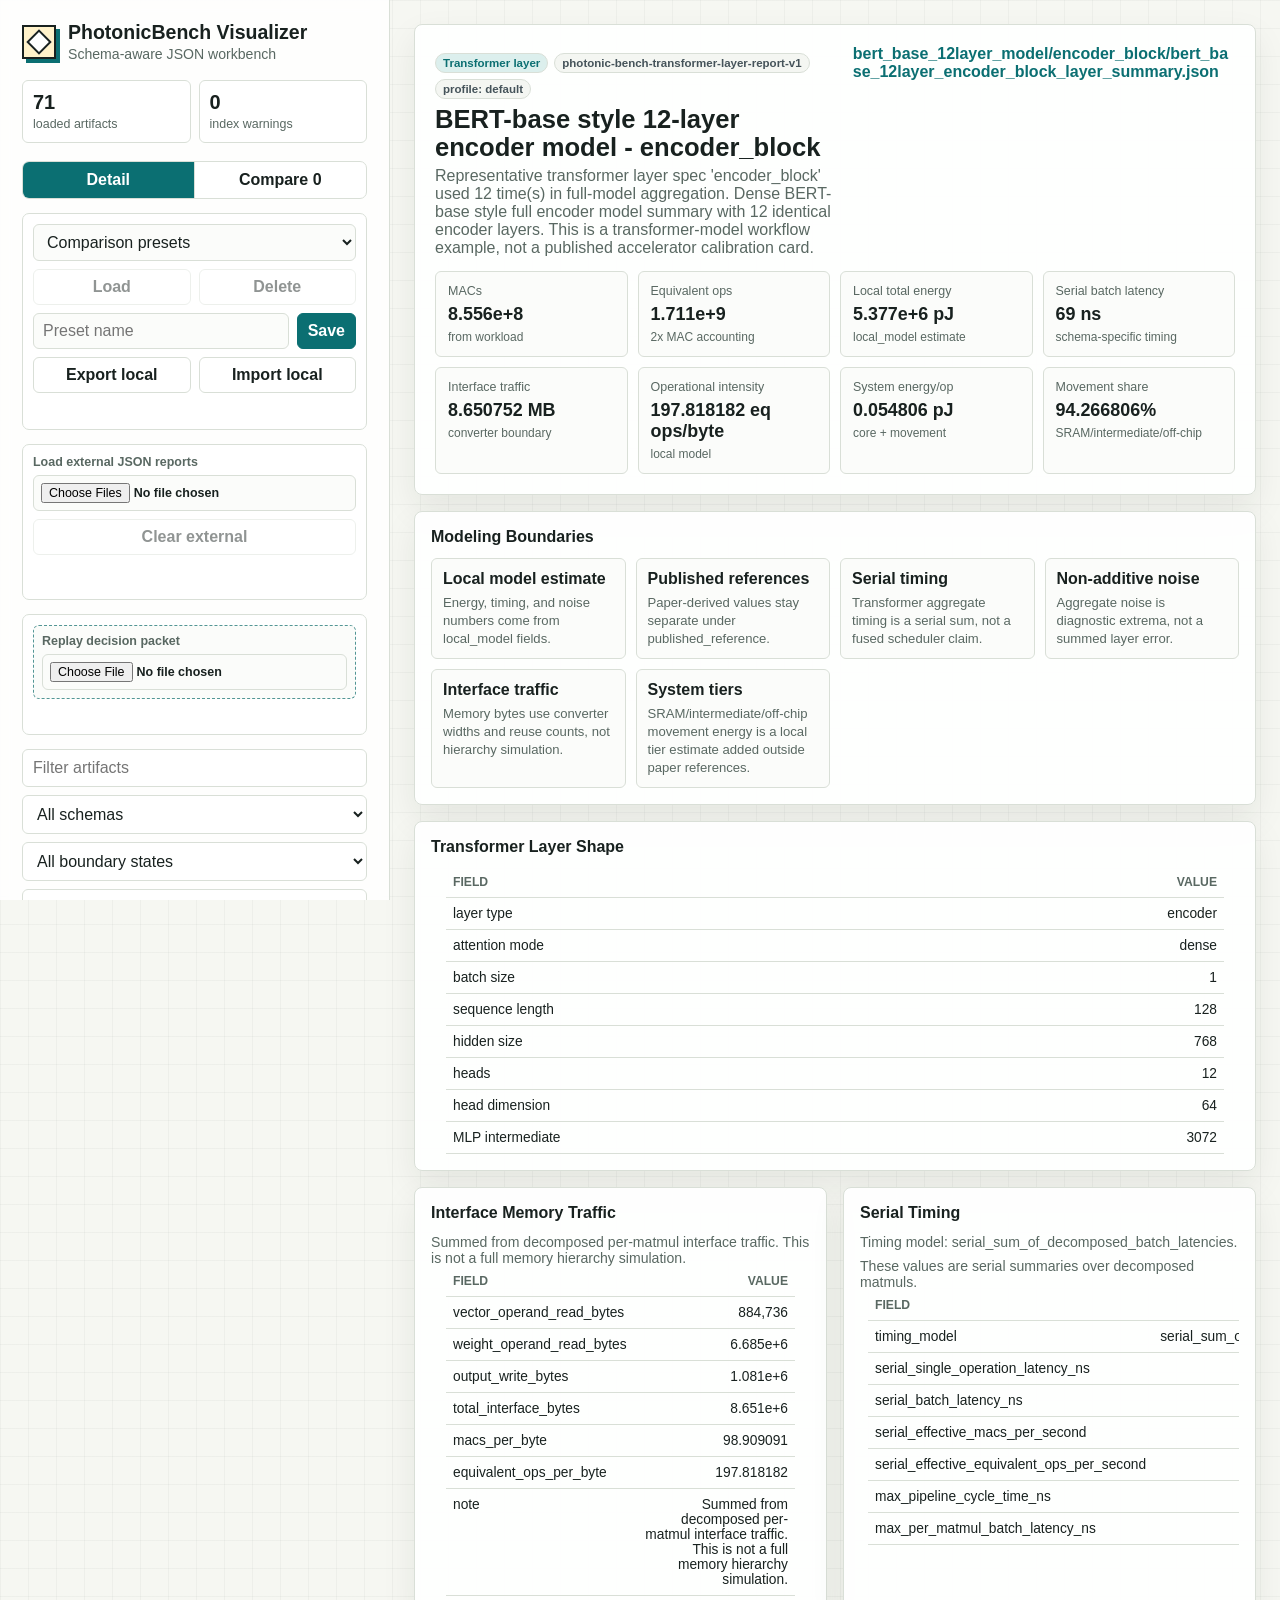
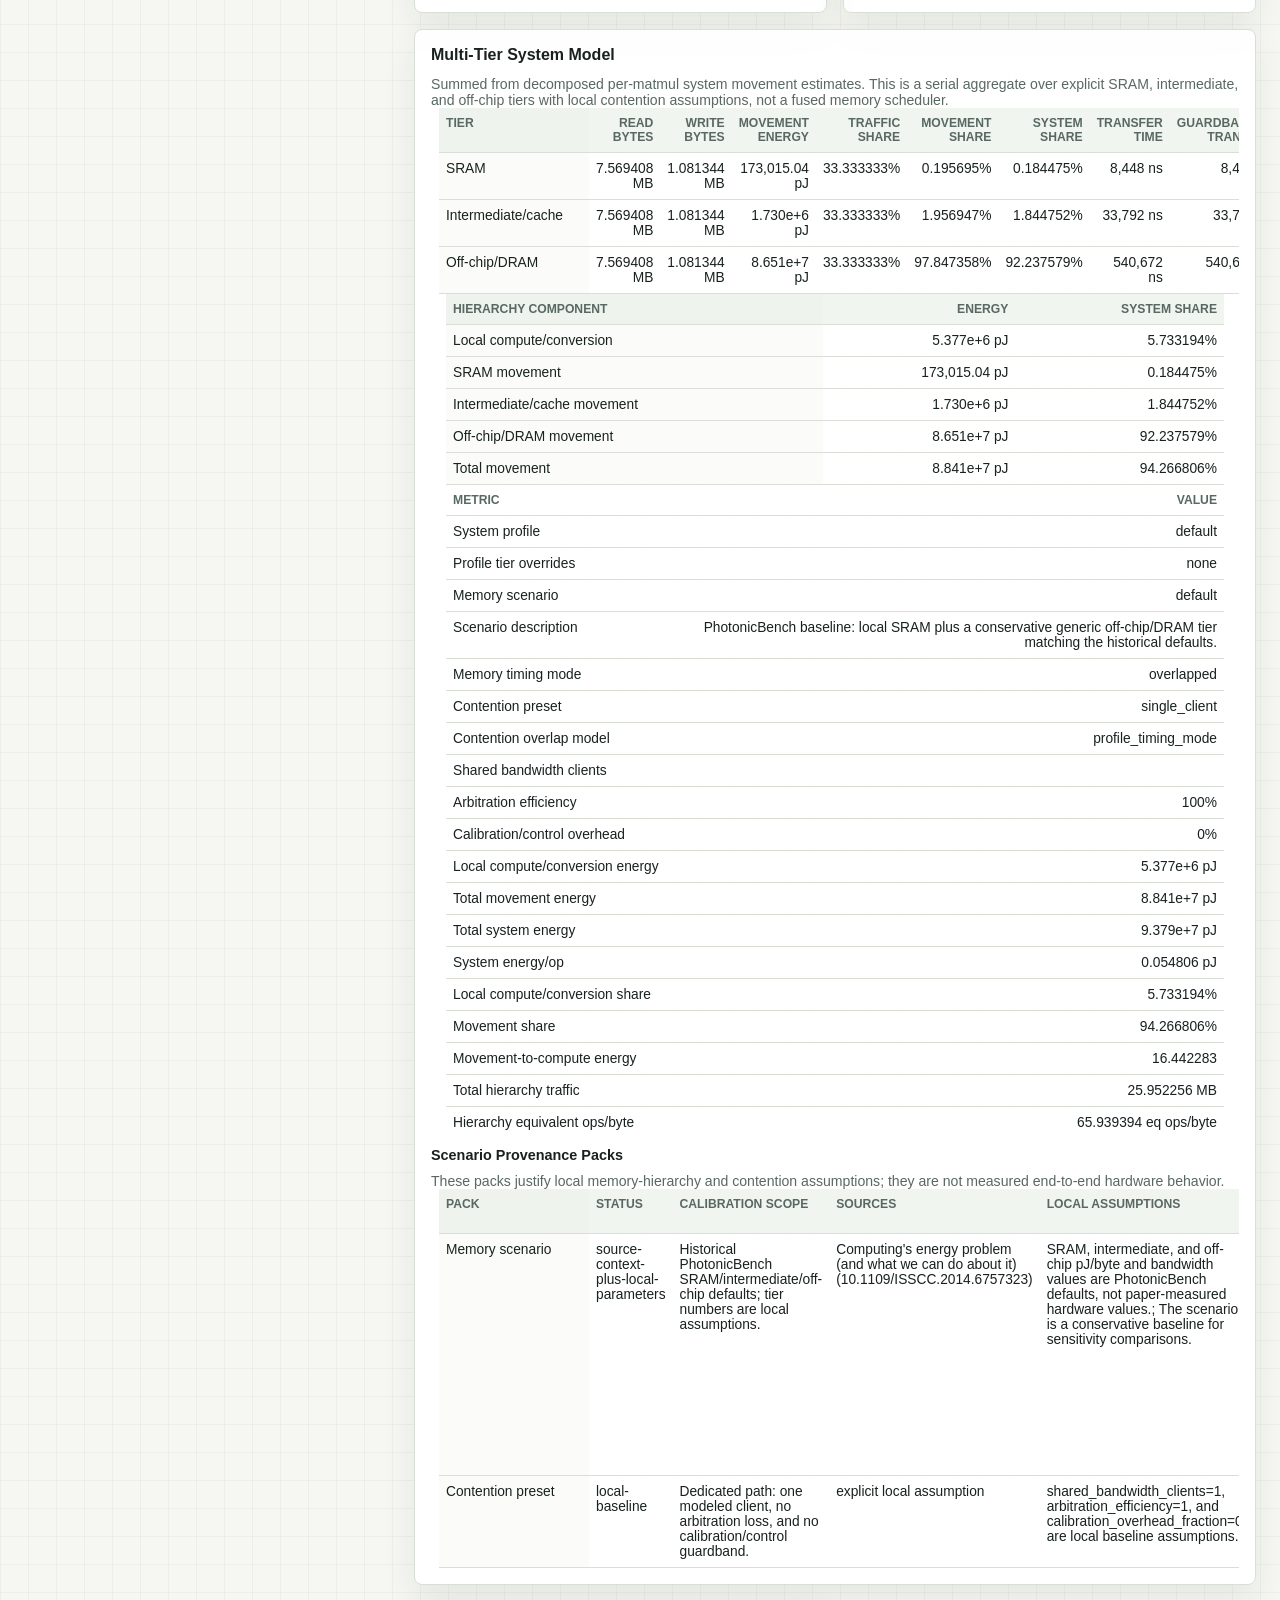
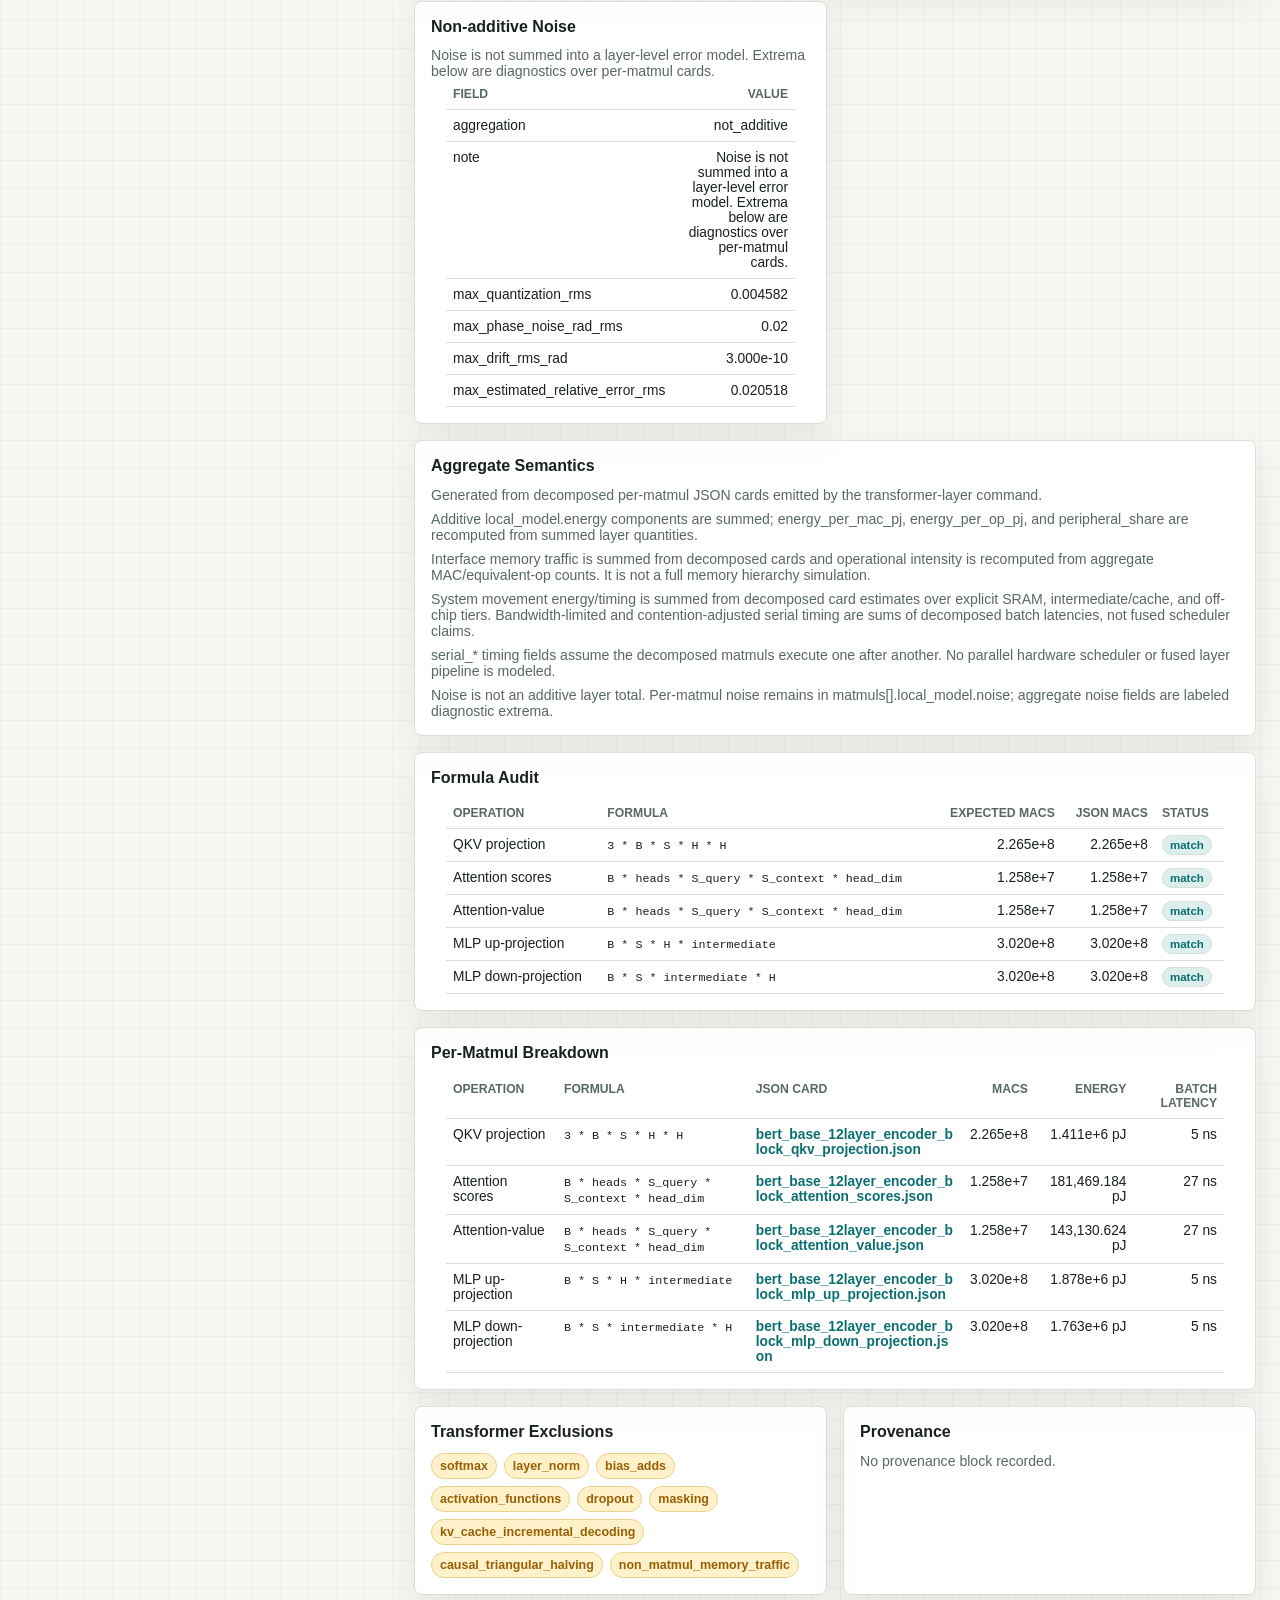
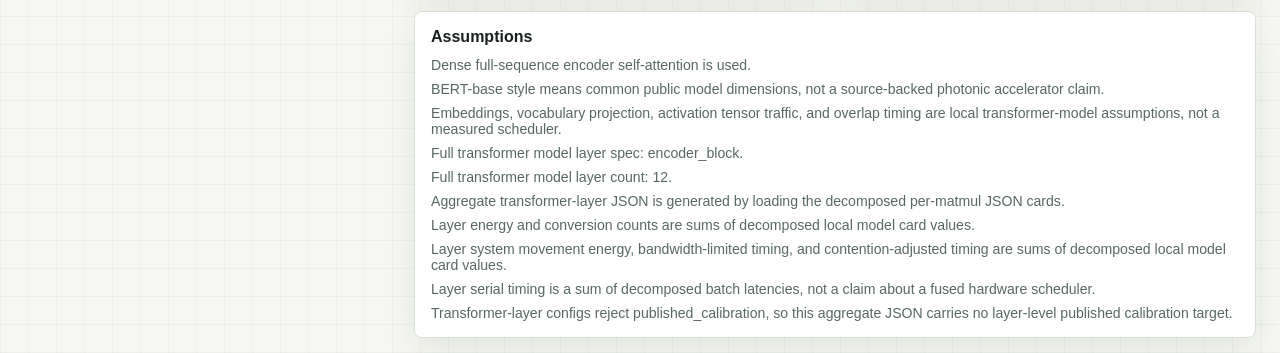
<file: reports/visualizer/index.html>
<!doctype html>
<html lang="en">
<head>
  <meta charset="utf-8">
  <meta name="viewport" content="width=device-width, initial-scale=1">
  <title>PhotonicBench Visualizer</title>
  <link rel="stylesheet" href="assets/styles.css">
</head>
<body>
  <div class="app-shell">
    <aside class="rail" aria-label="Artifact navigation">
      <div class="brand">
        <div class="mark" aria-hidden="true"></div>
        <div>
          <h1>PhotonicBench Visualizer</h1>
          <div class="subtitle">Schema-aware JSON workbench</div>
        </div>
      </div>

      <div class="counts" aria-label="Artifact counts">
        <div class="count-box">
          <strong id="artifact-count">71</strong>
          <span>loaded artifacts</span>
        </div>
        <div class="count-box">
          <strong id="issue-count">0</strong>
          <span>index warnings</span>
        </div>
      </div>

      <div class="mode-tabs" aria-label="View mode">
        <button id="detail-mode" class="mode-tab active" type="button">Detail</button>
        <button id="compare-mode" class="mode-tab" type="button">Compare <span id="compare-count">0</span></button>
      </div>

      <div class="preset-panel" aria-label="Comparison presets">
        <select id="preset-select" aria-label="Saved comparison presets">
          <option value="">Comparison presets</option>
        </select>
        <div class="preset-actions">
          <button id="load-preset" class="action-button" type="button">Load</button>
          <button id="delete-preset" class="action-button" type="button">Delete</button>
        </div>
        <div class="save-preset-row">
          <input id="preset-name" type="text" placeholder="Preset name" aria-label="Preset name">
          <button id="save-preset" class="action-button primary" type="button">Save</button>
        </div>
        <div class="preset-actions">
          <button id="export-presets" class="action-button" type="button">Export local</button>
          <label class="action-button import-preset-button" for="import-preset-file">
            Import local
            <input id="import-preset-file" type="file" accept="application/json,.json" aria-label="Import browser-local presets">
          </label>
        </div>
        <div id="preset-message" class="preset-message" aria-live="polite"></div>
      </div>

      <div class="external-panel" aria-label="External reports">
        <label class="file-picker">
          <span>Load external JSON reports</span>
          <input id="external-report-file" type="file" accept="application/json,.json" multiple aria-label="Load external JSON reports">
        </label>
        <button id="clear-external" class="action-button" type="button">Clear external</button>
        <div id="external-message" class="preset-message" aria-live="polite"></div>
        <div id="external-diagnostics" class="external-diagnostics" aria-live="polite"></div>
      </div>

      <div class="decision-packet-panel" aria-label="Decision packet replay">
        <label id="decision-packet-drop-zone" class="file-picker decision-packet-drop-zone">
          <span>Replay decision packet</span>
          <input id="decision-packet-file" type="file" accept="application/json,.json" aria-label="Replay decision packet">
        </label>
        <div id="decision-packet-message" class="preset-message" aria-live="polite"></div>
      </div>

      <div class="filters">
        <input id="search" type="search" placeholder="Filter artifacts" aria-label="Filter artifacts">
        <select id="kind-filter" aria-label="Filter by artifact kind">
          <option value="all">All schemas</option>
          <option value="transformer_model">Transformer models</option>
          <option value="transformer_layer">Transformer layers</option>
          <option value="matmul_card">Per-matmul cards</option>
        </select>
        <select id="boundary-filter" aria-label="Filter by modeling boundary">
          <option value="all">All boundary states</option>
          <option value="published">Has published reference</option>
          <option value="local-only">Local model only</option>
          <option value="provenance">Has provenance</option>
          <option value="transformer-boundaries">Serial/noise/exclusion boundaries</option>
        </select>
        <select id="quality-filter" aria-label="Filter by source quality">
          <option value="all">All source grades</option>
          <option value="A">Source grade A</option>
          <option value="B">Source grade B</option>
          <option value="C">Source grade C</option>
          <option value="D">Source grade D</option>
          <option value="unrated">Unrated source quality</option>
        </select>
        <select id="sort-filter" aria-label="Sort artifacts">
          <option value="name">Sort by name</option>
          <option value="energy">Sort by local energy</option>
          <option value="intensity">Sort by ops per byte</option>
          <option value="latency">Sort by latency</option>
          <option value="ops">Sort by equivalent ops</option>
        </select>
        <select id="group-filter" aria-label="Group artifact list">
          <option value="schema">Group by schema</option>
          <option value="source-quality">Group by source grade</option>
          <option value="system-profile">Group by system profile</option>
          <option value="boundary">Group by boundary tag</option>
          <option value="none">Ungrouped list</option>
        </select>
        <div class="filter-actions">
          <button id="compare-visible" class="action-button primary" type="button">Compare visible</button>
          <button id="clear-filters" class="action-button" type="button">Reset filters</button>
        </div>
      </div>

      <div id="artifact-list" class="artifact-list" aria-live="polite"></div>
      <div id="issues" class="issue-list"></div>
    </aside>

    <main>
      <div id="detail" class="detail" aria-live="polite">
        <div class="empty">Loading artifact index...</div>
      </div>
    </main>
  </div>

  <script src="data/index.js"></script>
  <script src="assets/app.js" defer></script>
</body>
</html>
</file>
<file: reports/visualizer/assets/styles.css>
:root {
  color-scheme: light;
  --paper: #f6f7f2;
  --panel: #ffffff;
  --ink: #18211f;
  --muted: #596862;
  --line: #d9dfd7;
  --teal: #0b6f72;
  --teal-soft: #dcefed;
  --amber: #9a5f05;
  --amber-soft: #fff2ca;
  --red: #a43d3d;
  --red-soft: #ffe6e2;
  --violet: #4f4c8f;
  --violet-soft: #ecebff;
  --steel: #45535a;
  --shadow: 0 14px 34px rgba(24, 33, 31, 0.08);
}

* {
  box-sizing: border-box;
}

body {
  margin: 0;
  min-height: 100vh;
  max-width: 100%;
  overflow-x: hidden;
  background:
    linear-gradient(90deg, rgba(24, 33, 31, 0.035) 1px, transparent 1px),
    linear-gradient(180deg, rgba(24, 33, 31, 0.035) 1px, transparent 1px),
    var(--paper);
  background-size: 28px 28px;
  color: var(--ink);
  font-family: Aptos, "Segoe UI", sans-serif;
  letter-spacing: 0;
}

button,
input,
select {
  font: inherit;
}

button {
  color: inherit;
}

.app-shell {
  display: grid;
  grid-template-columns: minmax(300px, 390px) minmax(0, 1fr);
  min-height: 100vh;
}

.rail {
  border-right: 1px solid var(--line);
  background: rgba(255, 255, 255, 0.86);
  backdrop-filter: blur(8px);
  padding: 22px;
  position: sticky;
  top: 0;
  align-self: start;
  min-height: 100vh;
  overflow-y: auto;
  max-height: 100vh;
}

.brand {
  display: flex;
  align-items: center;
  gap: 12px;
  margin-bottom: 18px;
}

.mark {
  width: 34px;
  height: 34px;
  border: 2px solid var(--ink);
  display: grid;
  place-items: center;
  background: var(--amber-soft);
  box-shadow: 4px 4px 0 var(--teal);
  flex: 0 0 auto;
}

.mark::before {
  content: "";
  width: 14px;
  height: 14px;
  border: 2px solid var(--ink);
  transform: rotate(45deg);
  background: var(--panel);
}

h1,
h2,
h3 {
  margin: 0;
  line-height: 1.1;
}

h1 {
  font-size: 1.22rem;
}

.subtitle {
  color: var(--muted);
  font-size: 0.88rem;
  margin-top: 3px;
}

.counts {
  display: grid;
  grid-template-columns: 1fr 1fr;
  gap: 8px;
  margin: 18px 0;
}

.count-box {
  border: 1px solid var(--line);
  background: var(--panel);
  padding: 10px;
  border-radius: 6px;
}

.count-box strong {
  display: block;
  font-size: 1.25rem;
}

.count-box span {
  color: var(--muted);
  font-size: 0.78rem;
}

.mode-tabs {
  display: grid;
  grid-template-columns: 1fr 1fr;
  border: 1px solid var(--line);
  border-radius: 7px;
  overflow: hidden;
  margin-bottom: 14px;
  background: var(--panel);
}

.mode-tab {
  border: 0;
  border-right: 1px solid var(--line);
  background: transparent;
  padding: 9px 10px;
  cursor: pointer;
  font-weight: 800;
}

.mode-tab:last-child {
  border-right: 0;
}

.mode-tab.active {
  background: var(--teal);
  color: white;
}

.preset-panel,
.external-panel,
.decision-packet-panel {
  display: grid;
  gap: 8px;
  border: 1px solid var(--line);
  border-radius: 7px;
  background: var(--panel);
  padding: 10px;
  margin-bottom: 14px;
}

.preset-panel select,
.preset-panel input {
  width: 100%;
  border: 1px solid var(--line);
  border-radius: 6px;
  background: #fbfcfa;
  color: var(--ink);
  padding: 8px 9px;
}

.preset-actions,
.save-preset-row {
  display: grid;
  grid-template-columns: 1fr 1fr;
  gap: 8px;
}

.save-preset-row {
  grid-template-columns: minmax(0, 1fr) auto;
}

.preset-message {
  color: var(--muted);
  min-height: 1.1rem;
  font-size: 0.76rem;
}

.preset-message.warn {
  color: var(--amber);
}

.import-preset-button {
  display: grid;
  place-items: center;
  text-align: center;
}

.import-preset-button input {
  position: absolute;
  inline-size: 1px;
  block-size: 1px;
  overflow: hidden;
  clip: rect(0 0 0 0);
  clip-path: inset(50%);
}

.external-diagnostics {
  display: grid;
  gap: 6px;
}

.external-diagnostic {
  border: 1px solid var(--line);
  border-radius: 6px;
  background: #fbfcfa;
  padding: 7px;
  font-size: 0.72rem;
  color: var(--muted);
}

.external-diagnostic strong {
  display: block;
  color: var(--ink);
  margin-bottom: 3px;
}

.external-diagnostic.error {
  border-color: color-mix(in srgb, var(--amber), var(--line) 45%);
}

.external-diagnostic ul {
  margin: 4px 0 0;
  padding-left: 16px;
}

.file-picker {
  display: grid;
  gap: 6px;
  color: var(--muted);
  font-size: 0.78rem;
  font-weight: 850;
}

.file-picker input {
  width: 100%;
  border: 1px solid var(--line);
  border-radius: 6px;
  background: #fbfcfa;
  color: var(--ink);
  padding: 7px;
  min-width: 0;
}

.decision-packet-drop-zone {
  border: 1px dashed color-mix(in srgb, var(--teal), var(--line) 35%);
  border-radius: 6px;
  background: #fbfcfa;
  padding: 8px;
}

.decision-packet-drop-zone.drag-active {
  background: var(--teal-soft);
  border-color: var(--teal);
  color: var(--teal);
}

.filters {
  display: grid;
  gap: 8px;
  margin-bottom: 14px;
}

.filters input,
.filters select {
  width: 100%;
  border: 1px solid var(--line);
  border-radius: 6px;
  background: var(--panel);
  color: var(--ink);
  padding: 9px 10px;
}

.filter-actions {
  display: grid;
  grid-template-columns: 1fr 1fr;
  gap: 8px;
}

.artifact-list {
  display: grid;
  gap: 8px;
}

.filter-summary {
  border: 1px solid var(--line);
  border-radius: 6px;
  background: var(--teal-soft);
  color: var(--teal);
  font-size: 0.78rem;
  font-weight: 850;
  padding: 8px 9px;
  overflow-wrap: anywhere;
}

.artifact-group {
  display: grid;
  gap: 7px;
}

.artifact-group-heading {
  display: flex;
  align-items: center;
  justify-content: space-between;
  gap: 8px;
  color: var(--muted);
  font-size: 0.74rem;
  font-weight: 900;
  text-transform: uppercase;
}

.artifact-group-heading strong {
  border: 1px solid var(--line);
  border-radius: 999px;
  color: var(--steel);
  background: var(--panel);
  min-width: 26px;
  padding: 2px 7px;
  text-align: center;
}

.artifact-group-list {
  display: grid;
  gap: 8px;
}

.artifact-row {
  border: 1px solid var(--line);
  border-left: 4px solid var(--steel);
  border-radius: 7px;
  background: var(--panel);
  display: grid;
  grid-template-columns: minmax(0, 1fr) auto;
  gap: 8px;
  align-items: start;
  padding: 10px;
  transition: border-color 150ms ease, transform 150ms ease, box-shadow 150ms ease;
}

.artifact-row:hover,
.artifact-row:focus-within {
  border-color: var(--teal);
  box-shadow: 0 8px 18px rgba(11, 111, 114, 0.12);
  transform: translateY(-1px);
}

.artifact-row.active {
  border-left-color: var(--teal);
  box-shadow: 0 0 0 2px var(--teal-soft);
}

.artifact-row.pinned {
  border-left-color: var(--violet);
}

.artifact-main {
  border: 0;
  background: transparent;
  text-align: left;
  cursor: pointer;
  padding: 0;
  min-width: 0;
}

.artifact-main:focus {
  outline: 2px solid var(--teal);
  outline-offset: 4px;
}

button:focus-visible,
input:focus-visible,
select:focus-visible,
summary:focus-visible,
.import-preset-button:focus-within,
.decision-packet-drop-zone:focus-within {
  outline: 3px solid color-mix(in srgb, var(--teal), white 20%);
  outline-offset: 2px;
}

.compare-controls {
  display: grid;
  gap: 6px;
  justify-items: end;
}

.compare-pick {
  display: flex;
  align-items: center;
  gap: 5px;
  color: var(--muted);
  font-size: 0.76rem;
  font-weight: 800;
  white-space: nowrap;
  cursor: pointer;
}

.pin-button {
  border: 1px solid var(--line);
  border-radius: 6px;
  background: #fbfcfa;
  color: var(--steel);
  cursor: pointer;
  font-size: 0.74rem;
  font-weight: 850;
  padding: 4px 8px;
}

.pin-button.active {
  background: var(--violet-soft);
  border-color: var(--violet);
  color: var(--violet);
}

.pin-button:disabled {
  cursor: not-allowed;
  opacity: 0.45;
}

.artifact-title {
  font-weight: 800;
  font-size: 0.94rem;
  overflow-wrap: anywhere;
}

.artifact-meta {
  color: var(--muted);
  font-size: 0.76rem;
  margin-top: 6px;
  overflow-wrap: anywhere;
}

.badge-row {
  display: flex;
  flex-wrap: wrap;
  gap: 6px;
  margin-top: 8px;
}

.badge {
  border: 1px solid var(--line);
  border-radius: 999px;
  padding: 3px 7px;
  background: #f4f6f2;
  color: var(--steel);
  font-size: 0.72rem;
  font-weight: 800;
}

.badge.layer {
  background: var(--teal-soft);
  color: var(--teal);
}

.badge.warn {
  background: var(--amber-soft);
  color: var(--amber);
}

.badge.mix {
  background: var(--violet-soft);
  color: var(--violet);
}

.badge.good {
  background: #e8f4d7;
  color: #406000;
}

main {
  padding: 24px;
  min-width: 0;
}

.detail {
  max-width: 1240px;
  margin: 0 auto;
  display: grid;
  gap: 16px;
}

.header-panel,
.panel {
  background: rgba(255, 255, 255, 0.95);
  border: 1px solid var(--line);
  border-radius: 8px;
  box-shadow: var(--shadow);
}

.header-panel {
  padding: 20px;
  display: grid;
  gap: 14px;
}

.header-top {
  display: flex;
  justify-content: space-between;
  gap: 14px;
  align-items: start;
}

.header-title {
  display: grid;
  gap: 6px;
}

.header-title h2 {
  font-size: clamp(1.35rem, 2vw, 2rem);
}

.description {
  color: var(--muted);
  max-width: 88ch;
}

.source-link {
  color: var(--teal);
  font-weight: 800;
  text-decoration: none;
  overflow-wrap: anywhere;
}

.source-link:hover {
  text-decoration: underline;
}

.metric-grid {
  display: grid;
  grid-template-columns: repeat(auto-fit, minmax(160px, 1fr));
  gap: 10px;
}

.metric {
  border: 1px solid var(--line);
  border-radius: 6px;
  background: #fbfcfa;
  padding: 12px;
  min-width: 0;
}

.metric-label {
  color: var(--muted);
  font-size: 0.78rem;
  margin-bottom: 6px;
}

.metric-value {
  font-size: 1.12rem;
  font-weight: 850;
  overflow-wrap: anywhere;
}

.metric-note {
  color: var(--muted);
  font-size: 0.75rem;
  margin-top: 5px;
}

.panel {
  padding: 16px;
  overflow: hidden;
  min-width: 0;
}

.panel h3 {
  font-size: 1rem;
  margin-bottom: 12px;
}

.panel h4 {
  margin: 14px 0 10px;
  font-size: 0.9rem;
}

.panel-heading {
  display: flex;
  justify-content: space-between;
  align-items: center;
  gap: 12px;
  margin-bottom: 12px;
}

.panel-heading h3 {
  margin-bottom: 0;
}

.panel-heading select {
  border: 1px solid var(--line);
  border-radius: 6px;
  background: #fbfcfa;
  color: var(--ink);
  padding: 7px 9px;
  min-width: 220px;
}

.scenario-heading {
  align-items: end;
}

.scenario-subject-control {
  display: grid;
  gap: 5px;
  color: var(--muted);
  font-size: 0.76rem;
  font-weight: 850;
}

.scenario-subject-control span {
  overflow-wrap: anywhere;
}

.scenario-table {
  min-width: 1180px;
}

.grid-2 {
  display: grid;
  grid-template-columns: repeat(2, minmax(0, 1fr));
  gap: 16px;
}

.concepts {
  display: grid;
  grid-template-columns: repeat(auto-fit, minmax(170px, 1fr));
  gap: 10px;
}

.concept {
  border: 1px solid var(--line);
  border-radius: 6px;
  padding: 11px;
  background: #fbfcfa;
}

.concept strong {
  display: block;
  margin-bottom: 5px;
}

.concept span {
  color: var(--muted);
  font-size: 0.82rem;
}

.insight-grid {
  display: grid;
  grid-template-columns: repeat(3, minmax(0, 1fr));
  gap: 10px;
}

.insight-card {
  border: 1px solid var(--line);
  border-radius: 6px;
  background: #fbfcfa;
  padding: 12px;
  display: grid;
  gap: 9px;
  min-width: 0;
}

.insight-title {
  font-weight: 850;
}

.insight-meta {
  color: var(--muted);
  font-size: 0.78rem;
}

.insight-row {
  display: grid;
  gap: 3px;
  border-top: 1px solid var(--line);
  padding-top: 8px;
}

.insight-row span {
  color: var(--muted);
  font-size: 0.76rem;
  font-weight: 800;
}

.insight-row strong,
.insight-row code {
  overflow-wrap: anywhere;
}

.pareto-wrap {
  display: grid;
  grid-template-columns: minmax(280px, 1.2fr) minmax(220px, 0.8fr);
  gap: 14px;
  align-items: start;
  margin-top: 14px;
}

.pareto-chart {
  width: 100%;
  min-height: 260px;
  border: 1px solid var(--line);
  border-radius: 6px;
  background:
    linear-gradient(90deg, rgba(11, 111, 114, 0.05) 1px, transparent 1px),
    linear-gradient(180deg, rgba(11, 111, 114, 0.05) 1px, transparent 1px),
    #fbfcfa;
  background-size: 28px 28px;
}

.pareto-chart .axis {
  stroke: var(--steel);
  stroke-width: 1.4;
}

.axis-label,
.tick-label {
  fill: var(--muted);
  font-size: 9px;
  font-weight: 800;
}

.axis-label.vertical {
  transform: rotate(-90deg);
  transform-origin: 15px 154px;
}

.pareto-point circle {
  fill: var(--steel);
  stroke: white;
  stroke-width: 2;
}

.pareto-point.frontier circle {
  fill: var(--teal);
  stroke: var(--amber-soft);
  stroke-width: 3;
}

.pareto-point text {
  fill: var(--ink);
  font-size: 9px;
  font-weight: 900;
}

.pareto-legend {
  display: grid;
  gap: 8px;
  font-size: 0.82rem;
}

.pareto-legend div {
  display: grid;
  grid-template-columns: auto minmax(0, 1fr);
  gap: 8px;
  align-items: start;
}

.legend-dot {
  display: inline-grid;
  place-items: center;
  min-width: 22px;
  height: 22px;
  border-radius: 999px;
  background: var(--steel);
  color: white;
  font-size: 0.72rem;
  font-weight: 900;
}

.legend-dot.frontier {
  background: var(--teal);
  box-shadow: 0 0 0 3px var(--amber-soft);
}

table {
  width: 100%;
  border-collapse: collapse;
  font-size: 0.86rem;
}

th,
td {
  border-bottom: 1px solid var(--line);
  padding: 8px 7px;
  text-align: left;
  vertical-align: top;
}

th {
  color: var(--muted);
  font-size: 0.76rem;
  text-transform: uppercase;
  font-weight: 850;
}

td.num,
th.num {
  text-align: right;
  font-variant-numeric: tabular-nums;
}

.table-wrap {
  overflow: auto;
  max-width: 100%;
  max-height: min(72vh, 760px);
  position: relative;
  scrollbar-gutter: stable both-edges;
}

.table-wrap:focus-visible {
  outline: 3px solid rgba(0, 120, 120, 0.32);
  outline-offset: 3px;
}

.comparison-table {
  min-width: 760px;
}

.comparison-table thead th {
  position: sticky;
  top: 0;
  background: #f1f5ef;
  z-index: 2;
  box-shadow: 0 1px 0 var(--line);
}

.comparison-table th:first-child,
.comparison-table td:first-child {
  position: sticky;
  left: 0;
  background: #fbfcfa;
  z-index: 1;
  min-width: 150px;
  box-shadow: 1px 0 0 var(--line);
}

.comparison-table thead th:first-child {
  z-index: 3;
  background: #eef4ed;
}

.chips {
  display: flex;
  flex-wrap: wrap;
  gap: 7px;
}

.chip {
  background: var(--amber-soft);
  border: 1px solid #ead18c;
  color: var(--amber);
  padding: 5px 8px;
  border-radius: 999px;
  font-size: 0.78rem;
  font-weight: 800;
}

.notes {
  display: grid;
  gap: 8px;
  color: var(--muted);
  font-size: 0.88rem;
}

.notes p {
  margin: 0;
}

.actions {
  display: flex;
  gap: 8px;
  flex-wrap: wrap;
}

.comparison-toolbar {
  display: grid;
  grid-template-columns: minmax(180px, 240px) minmax(0, 1fr);
  gap: 10px;
  align-items: end;
  margin-top: 8px;
}

.comparison-toolbar label {
  display: grid;
  gap: 5px;
  color: var(--muted);
  font-size: 0.76rem;
  font-weight: 850;
}

.comparison-toolbar select {
  border: 1px solid var(--line);
  border-radius: 6px;
  background: #fbfcfa;
  color: var(--ink);
  padding: 8px 9px;
  min-width: 0;
}

.weight-panel {
  border: 1px solid var(--line);
  border-radius: 7px;
  background: #fbfcfa;
  padding: 10px;
  display: grid;
  gap: 10px;
  margin-top: 10px;
}

.weight-panel > div:first-child {
  display: grid;
  gap: 3px;
}

.weight-panel span {
  color: var(--muted);
  font-size: 0.78rem;
}

.weight-grid {
  display: grid;
  grid-template-columns: repeat(auto-fit, minmax(170px, 1fr));
  gap: 8px;
}

.weight-grid label {
  display: grid;
  gap: 5px;
  color: var(--muted);
  font-size: 0.74rem;
  font-weight: 850;
}

.weight-grid input,
.selection-actions input {
  width: 100%;
  border: 1px solid var(--line);
  border-radius: 6px;
  background: var(--panel);
  color: var(--ink);
  padding: 7px 8px;
}

.reviewer-notes {
  display: grid;
  gap: 6px;
  margin-top: 10px;
  color: var(--muted);
  font-size: 0.76rem;
  font-weight: 850;
}

.reviewer-notes textarea {
  width: 100%;
  min-height: 86px;
  resize: vertical;
  border: 1px solid var(--line);
  border-radius: 6px;
  background: #fbfcfa;
  color: var(--ink);
  padding: 9px 10px;
  font: inherit;
  font-weight: 500;
  line-height: 1.45;
}

.focus-description {
  border: 1px solid var(--line);
  border-radius: 6px;
  background: #fbfcfa;
  color: var(--muted);
  padding: 9px 10px;
  font-size: 0.82rem;
}

.score-profile-gallery {
  border: 1px solid var(--line);
  border-radius: 7px;
  background: #fbfcfa;
  padding: 10px;
  display: grid;
  gap: 10px;
  margin-top: 10px;
}

.profile-gallery-heading {
  display: grid;
  grid-template-columns: minmax(0, 1fr) auto;
  gap: 10px;
  align-items: start;
}

.profile-gallery-heading > div {
  display: grid;
  gap: 3px;
}

.profile-gallery-heading span,
.score-profile-card p,
.profile-preview span {
  color: var(--muted);
  font-size: 0.78rem;
}

.profile-gallery-heading code {
  border: 1px solid color-mix(in srgb, var(--teal), var(--line) 55%);
  border-radius: 999px;
  background: var(--teal-soft);
  color: var(--teal);
  padding: 5px 8px;
  font-weight: 900;
  white-space: nowrap;
}

.profile-card-grid {
  display: grid;
  grid-template-columns: repeat(auto-fit, minmax(220px, 1fr));
  gap: 9px;
}

.score-profile-card {
  border: 1px solid var(--line);
  border-left: 4px solid #8aa1a1;
  border-radius: 6px;
  background: var(--panel);
  padding: 10px;
  display: grid;
  grid-template-rows: auto auto auto 1fr auto;
  gap: 8px;
  min-width: 0;
}

.score-profile-card.active {
  border-left-color: var(--teal);
  box-shadow: inset 0 0 0 1px color-mix(in srgb, var(--teal), transparent 70%);
}

.score-profile-card-head {
  display: grid;
  gap: 3px;
}

.score-profile-card-head strong,
.profile-preview strong,
.profile-weight-summary {
  overflow-wrap: anywhere;
}

.score-profile-card-head span {
  color: var(--muted);
  font-size: 0.72rem;
  font-weight: 900;
  text-transform: uppercase;
}

.score-profile-card p {
  margin: 0;
}

.profile-weight-summary {
  border: 1px solid var(--line);
  border-radius: 6px;
  background: #f4f7f4;
  color: var(--ink);
  padding: 7px;
  font-family: "Cascadia Mono", "SFMono-Regular", Consolas, monospace;
  font-size: 0.72rem;
  line-height: 1.4;
}

.profile-preview {
  display: grid;
  gap: 4px;
  align-content: start;
}

.profile-preview strong {
  color: var(--ink);
  font-size: 0.78rem;
  line-height: 1.35;
}

.recommendation-grid {
  display: grid;
  grid-template-columns: repeat(auto-fit, minmax(210px, 1fr));
  gap: 10px;
}

.recommendation-card {
  border: 1px solid var(--line);
  border-left: 4px solid var(--teal);
  border-radius: 6px;
  background: #fbfcfa;
  padding: 12px;
  display: grid;
  gap: 6px;
  min-width: 0;
  max-width: 100%;
  overflow: hidden;
}

.recommendation-card > * {
  min-width: 0;
  max-width: 100%;
}

.recommendation-card strong,
.recommendation-card span,
.recommendation-card code,
.recommendation-card p {
  display: block;
  overflow-wrap: anywhere;
  word-break: break-word;
  min-width: 0;
}

.recommendation-card td,
.recommendation-card th {
  overflow-wrap: anywhere;
  word-break: break-word;
  min-width: 0;
}

.recommendation-kicker {
  color: var(--muted);
  font-size: 0.74rem;
  font-weight: 900;
  text-transform: uppercase;
}

.score-explanation {
  border-top: 1px solid var(--line);
  padding-top: 7px;
  min-width: 0;
  max-width: 100%;
  overflow: hidden;
}

.score-explanation summary {
  cursor: pointer;
  color: var(--teal);
  font-weight: 900;
  overflow-wrap: anywhere;
}

.score-table {
  min-width: 620px;
}

.selection-drawer {
  display: grid;
  gap: 12px;
}

.selection-actions {
  display: grid;
  grid-template-columns: minmax(110px, 140px) repeat(2, auto);
  gap: 8px;
  align-items: end;
}

.selection-actions label {
  display: grid;
  gap: 5px;
  color: var(--muted);
  font-size: 0.74rem;
  font-weight: 850;
}

.selection-grid {
  display: grid;
  grid-template-columns: repeat(auto-fit, minmax(260px, 1fr));
  gap: 10px;
}

.selection-group {
  border: 1px solid var(--line);
  border-radius: 7px;
  background: #fbfcfa;
  padding: 10px;
  display: grid;
  gap: 8px;
}

.selection-group-heading,
.selection-row {
  display: grid;
  grid-template-columns: minmax(0, 1fr) auto;
  gap: 8px;
  align-items: center;
}

.selection-row {
  border-top: 1px solid var(--line);
  padding-top: 8px;
}

.selection-row span {
  overflow-wrap: anywhere;
}

.action-button {
  border: 1px solid var(--line);
  border-radius: 6px;
  background: var(--panel);
  padding: 8px 10px;
  cursor: pointer;
  font-weight: 800;
}

.action-button.primary {
  background: var(--teal);
  border-color: var(--teal);
  color: white;
}

.action-button:disabled {
  cursor: not-allowed;
  opacity: 0.48;
}

.export-preview {
  width: 100%;
  min-height: 180px;
  border: 1px solid var(--line);
  border-radius: 6px;
  padding: 10px;
  color: var(--ink);
  background: #fbfcfa;
  font-family: "Cascadia Mono", Consolas, monospace;
  font-size: 0.78rem;
}

.issue-list {
  margin-top: 16px;
  display: grid;
  gap: 8px;
}

.issue {
  border: 1px solid #efb6ad;
  border-radius: 6px;
  background: var(--red-soft);
  color: var(--red);
  padding: 9px;
  font-size: 0.82rem;
}

.empty {
  color: var(--muted);
  border: 1px dashed var(--line);
  border-radius: 8px;
  padding: 24px;
  background: rgba(255, 255, 255, 0.75);
}

code {
  font-family: "Cascadia Mono", Consolas, monospace;
  font-size: 0.85em;
}

@media (max-width: 1020px) {
  .app-shell {
    grid-template-columns: 1fr;
  }

  .rail {
    position: relative;
    min-height: auto;
    max-height: none;
    border-right: 0;
    border-bottom: 1px solid var(--line);
  }

  .metric-grid,
  .concepts,
  .insight-grid,
  .pareto-wrap,
  .grid-2 {
    grid-template-columns: 1fr 1fr;
  }
}

@media (max-width: 660px) {
  main,
  .rail {
    padding: 14px;
  }

  .detail,
  .panel,
  .header-panel,
  .recommendation-card,
  .insight-card,
  .score-profile-card,
  .selection-group,
  .table-wrap {
    min-width: 0;
    max-width: 100%;
  }

  .comparison-table {
    min-width: 620px;
  }

  .score-table {
    min-width: 520px;
  }

  .comparison-table th:first-child,
  .comparison-table td:first-child {
    min-width: 110px;
    max-width: 150px;
    white-space: normal;
    overflow-wrap: anywhere;
  }

  .metric-grid,
  .concepts,
  .insight-grid,
  .pareto-wrap,
  .grid-2,
  .counts {
    grid-template-columns: 1fr;
  }

  .panel-heading {
    display: grid;
  }

  .comparison-toolbar,
  .profile-gallery-heading,
  .filter-actions,
  .selection-actions {
    grid-template-columns: 1fr;
  }

  .panel-heading select {
    min-width: 0;
    width: 100%;
  }

  .header-top {
    display: grid;
  }

  .artifact-row {
    grid-template-columns: 1fr;
  }

  .compare-controls {
    justify-items: start;
  }
}

@media (prefers-reduced-motion: reduce) {
  *,
  *::before,
  *::after {
    animation-duration: 0.001ms !important;
    animation-iteration-count: 1 !important;
    scroll-behavior: auto !important;
    transition-duration: 0.001ms !important;
  }

  .artifact-row:hover,
  .artifact-row:focus-within {
    transform: none;
  }
}
</file>
